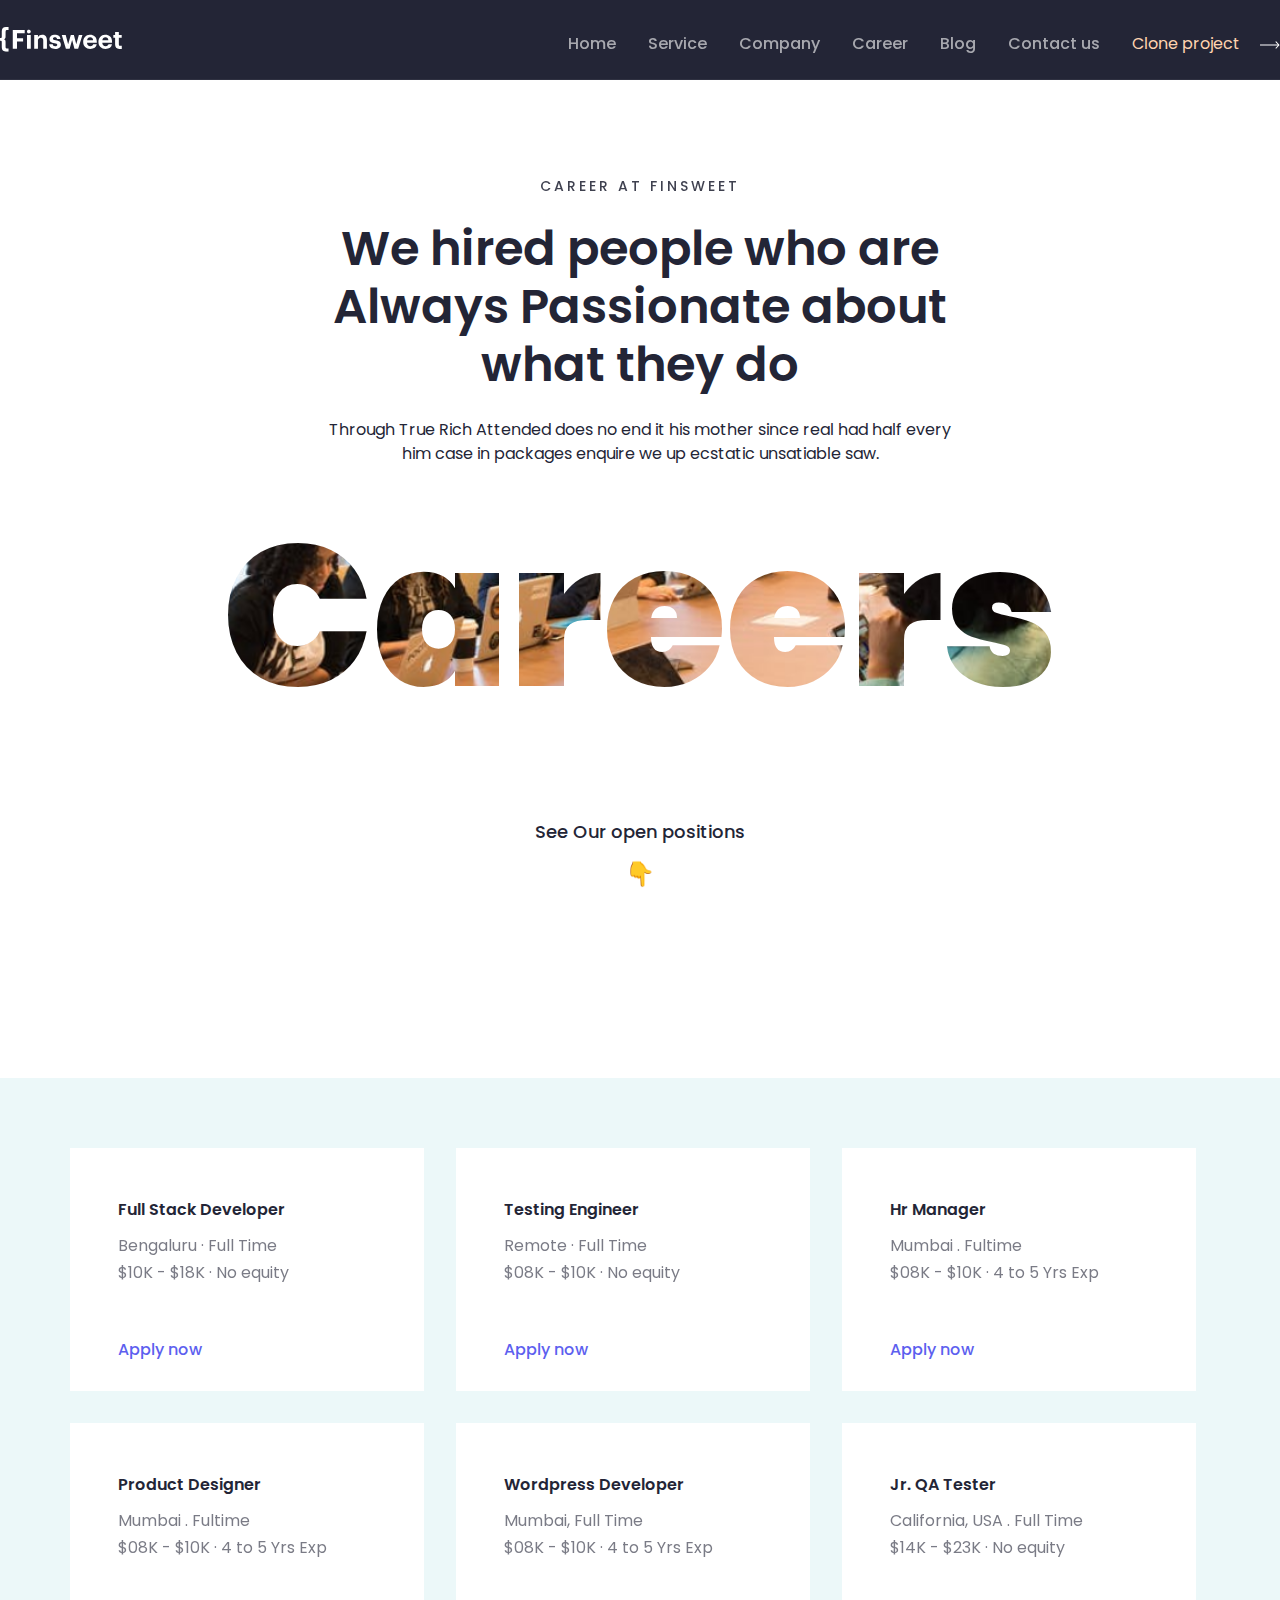
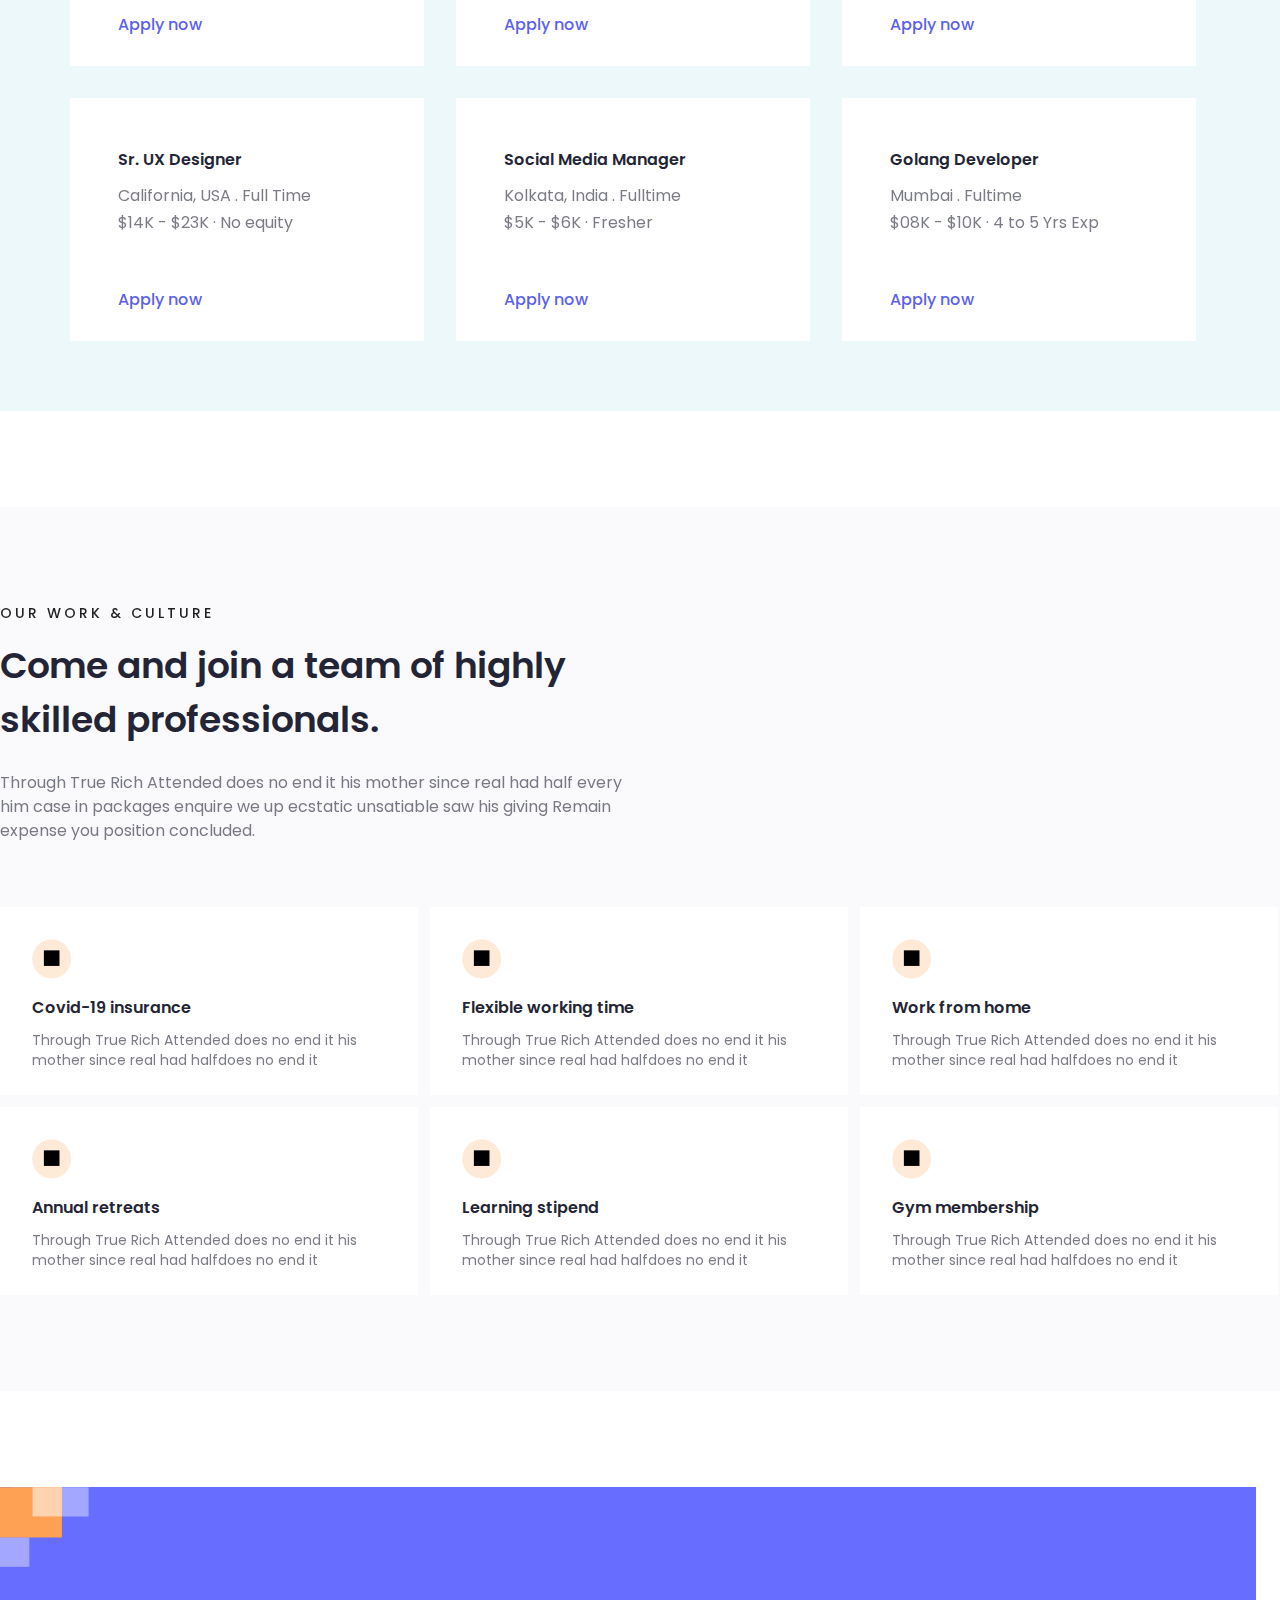
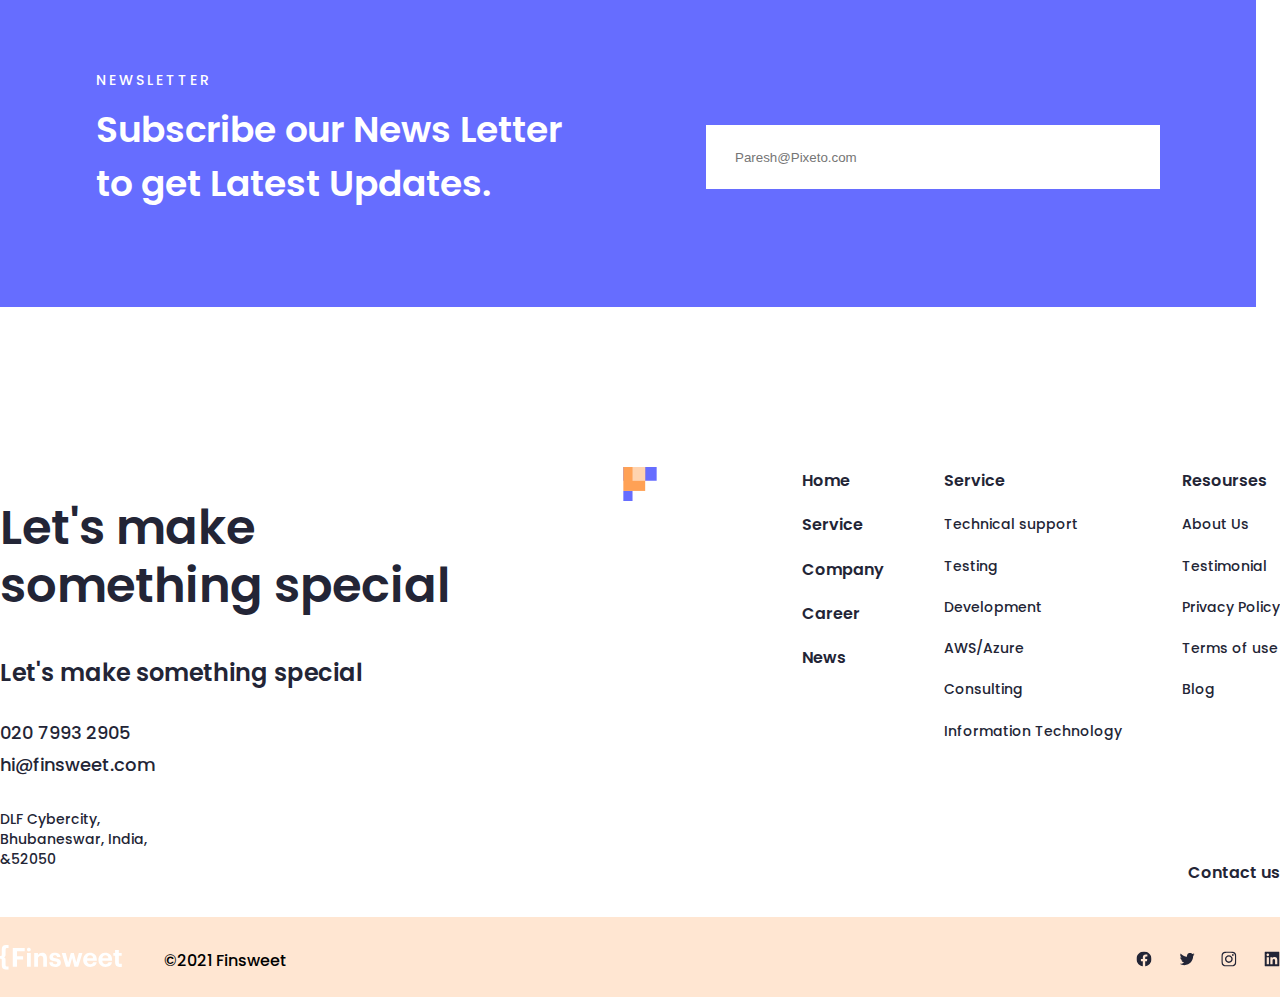
<file: career.html>
<!DOCTYPE html>
<html lang="en">
  <head>
    <meta charset="UTF-8" />
    <meta name="viewport" content="width=device-width, initial-scale=1.0" />
    <link rel="stylesheet" href="./style/main.css" />
    <title>Career Page</title>
  </head>
  <body>
    <!-- Career Page -->

    <!-- Section: Header -->
    <header class="header" id="header__id">
      <div class="container">
        <div class="header__content">
          <a href="#header__id">
            <!-- Logo: Main site logo -->
            <img
              class="header__logo"
              src="./image/svg/header-logo.svg"
              alt="Main Logo"
            />
          </a>
          <!-- Navigation: Main navigation links -->
          <nav>
            <ul class="header__list">
              <li><a href="./index.html" class="header__link">Home</a></li>
              <li><a href="./service.html" class="header__link">Service</a></li>
              <li><a href="#" class="header__link">Company</a></li>
              <li><a href="" class="header__link">Career</a></li>
              <li><a href="#" class="header__link">Blog</a></li>
              <li><a href="#" class="header__link">Contact us</a></li>
              <li class="header__item">
                <a href="" id="header__button">Clone project </a>
                <img
                  class="header__icon"
                  src="./image/svg/arrow.svg"
                  alt="Arrow icon"
                />
              </li>
            </ul>
          </nav>
        </div>
      </div>
    </header>
    <main>
      <!-- Career: Intro. -->
      <section class="career__intro">
        <div class="container">
          <div class="career__intro__block">
            <!-- <img src="./image/svg/career-intro-group-squares.svg" alt="" class="career__intro__group__squares"> -->
            <p class="career__intro__caption">CAREER AT FINSWEET</p>
            <h2 class="career__intro__title">
              We hired people who are Always Passionate about what they do
            </h2>
            <p class="career__intro__text">
              Through True Rich Attended does no end it his mother since real
              had half every him case in packages enquire we up ecstatic
              unsatiable saw.
            </p>
            <div class="career__intro__img__block">
              <!-- <img src="./image/png/career-intro-img-1.png" alt="Career intro. image" class="career__intro__img"> -->
              <h1 class="career__intro__text__on__img">Careers</h1>
            </div>
            <p class="career__intro__sub__text">See Our open positions</p>
            <p class="career__intro__index__pointing">👇</p>
          </div>
        </div>
      </section>
      <!-- Career: Position -->
      <section class="career__position">
        <div class="container">
          <ul class="career__position__list">
            <li class="career__position__items">
              <h6 class="career__position__items__title">
                Full Stack Developer
              </h6>
              <p class="career__position__items__sub__text__1">
                Bengaluru · Full Time
              </p>
              <p class="career__position__items__sub__text__2">
                $10K - $18K · No equity
              </p>
              <a href="" class="career__position__items__link">Apply now</a>
            </li>
            <li class="career__position__items">
              <h6 class="career__position__items__title">Testing Engineer</h6>
              <p class="career__position__items__sub__text__1">
                Remote · Full Time
              </p>
              <p class="career__position__items__sub__text__2">
                $08K - $10K · No equity
              </p>
              <a href="" class="career__position__items__link">Apply now</a>
            </li>
            <li class="career__position__items">
              <h6 class="career__position__items__title">Hr Manager</h6>
              <p class="career__position__items__sub__text__1">
                Mumbai . Fultime
              </p>
              <p class="career__position__items__sub__text__2">
                $08K - $10K · 4 to 5 Yrs Exp
              </p>
              <a href="" class="career__position__items__link">Apply now</a>
            </li>
            <li class="career__position__items">
              <h6 class="career__position__items__title">Product Designer</h6>
              <p class="career__position__items__sub__text__1">
                Mumbai . Fultime
              </p>
              <p class="career__position__items__sub__text__2">
                $08K - $10K · 4 to 5 Yrs Exp
              </p>
              <a href="" class="career__position__items__link">Apply now</a>
            </li>
            <li class="career__position__items">
              <h6 class="career__position__items__title">
                Wordpress Developer
              </h6>
              <p class="career__position__items__sub__text__1">
                Mumbai, Full Time
              </p>
              <p class="career__position__items__sub__text__2">
                $08K - $10K · 4 to 5 Yrs Exp
              </p>
              <a href="" class="career__position__items__link">Apply now</a>
            </li>
            <li class="career__position__items">
              <h6 class="career__position__items__title">Jr. QA Tester</h6>
              <p class="career__position__items__sub__text__1">
                California, USA . Full Time
              </p>
              <p class="career__position__items__sub__text__2">
                $14K - $23K · No equity
              </p>
              <a href="" class="career__position__items__link">Apply now</a>
            </li>
            <li class="career__position__items">
              <h6 class="career__position__items__title">Sr. UX Designer</h6>
              <p class="career__position__items__sub__text__1">
                California, USA . Full Time
              </p>
              <p class="career__position__items__sub__text__2">
                $14K - $23K · No equity
              </p>
              <a href="" class="career__position__items__link">Apply now</a>
            </li>
            <li class="career__position__items">
              <h6 class="career__position__items__title">
                Social Media Manager
              </h6>
              <p class="career__position__items__sub__text__1">
                Kolkata, India . Fulltime
              </p>
              <p class="career__position__items__sub__text__2">
                $5K - $6K · Fresher
              </p>
              <a href="" class="career__position__items__link">Apply now</a>
            </li>
            <li class="career__position__items">
              <h6 class="career__position__items__title">Golang Developer</h6>
              <p class="career__position__items__sub__text__1">
                Mumbai . Fultime
              </p>
              <p class="career__position__items__sub__text__2">
                $08K - $10K · 4 to 5 Yrs Exp
              </p>
              <a href="" class="career__position__items__link">Apply now</a>
            </li>
          </ul>
        </div>
      </section>
      <!-- Career: Culture -->
      <section class="career__culture">
        <div class="container">
          <div class="career__culture__content">
            <p class="career__culture__caption">OUR WORK & CULTURE</p>
            <h3 class="career__culture__title">
              Come and join a team of highly skilled professionals.
            </h3>
            <p class="career__culture__text">
              Through True Rich Attended does no end it his mother since real
              had half every him case in packages enquire we up ecstatic
              unsatiable saw his giving Remain expense you position concluded.
            </p>
          </div>
          <ul class="career__culture__list">
            <li class="career__culture__item">
              <img
                src="./image/svg/career-work-culture-icon-1.svg"
                alt=""
                class="career__culture__box__icon"
              />
              <h6 class="career__culture__sub__title">Covid-19 insurance</h6>
              <p class="career__culture__box__text">
                Through True Rich Attended does no end it his mother since real
                had halfdoes no end it
              </p>
            </li>
            <li class="career__culture__item">
              <img
                src="./image/svg/career-work-culture-icon-1.svg"
                alt=""
                class="career__culture__box__icon"
              />
              <h6 class="career__culture__sub__title">Flexible working time</h6>
              <p class="career__culture__box__text">
                Through True Rich Attended does no end it his mother since real
                had halfdoes no end it
              </p>
            </li>
            <li class="career__culture__item">
              <img
                src="./image/svg/career-work-culture-icon-1.svg"
                alt=""
                class="career__culture__box__icon"
              />
              <h6 class="career__culture__sub__title">Work from home</h6>
              <p class="career__culture__box__text">
                Through True Rich Attended does no end it his mother since real
                had halfdoes no end it
              </p>
            </li>
            <li class="career__culture__item">
              <img
                src="./image/svg/career-work-culture-icon-1.svg"
                alt=""
                class="career__culture__box__icon"
              />
              <h6 class="career__culture__sub__title">Annual retreats</h6>
              <p class="career__culture__box__text">
                Through True Rich Attended does no end it his mother since real
                had halfdoes no end it
              </p>
            </li>
            <li class="career__culture__item">
              <img
                src="./image/svg/career-work-culture-icon-1.svg"
                alt=""
                class="career__culture__box__icon"
              />
              <h6 class="career__culture__sub__title">Learning stipend</h6>
              <p class="career__culture__box__text">
                Through True Rich Attended does no end it his mother since real
                had halfdoes no end it
              </p>
            </li>
            <li class="career__culture__item">
              <img
                src="./image/svg/career-work-culture-icon-1.svg"
                alt=""
                class="career__culture__box__icon"
              />
              <h6 class="career__culture__sub__title">Gym membership</h6>
              <p class="career__culture__box__text">
                Through True Rich Attended does no end it his mother since real
                had halfdoes no end it
              </p>
            </li>
          </ul>
        </div>
      </section>
      <!-- Section: Subscribe -->
      <section id="sub" class="subscribe">
        <div class="container">
          <div class="subscribe__window">
            <img
              src="./image/svg/subscribe-squares.svg"
              alt="squares"
              class="subscribe__group__square"
            />
            <div class="subscribe__content__block">
              <p class="subscribe__caption">NEWSLETTER</p>
              <ul class="subscribe__list">
                <li>
                  <h3 class="subscribe__title">
                    Subscribe our News Letter to get Latest Updates.
                  </h3>
                </li>
                <li>
                  <input
                    type="email"
                    placeholder="Paresh@Pixeto.com"
                    class="subscribe__input"
                  />
                </li>
              </ul>
            </div>
          </div>
        </div>
      </section>
    </main>

    <!-- Section: Footer -->
    <footer id="ftr" class="footer">
      <div class="container">
        <div class="footer__content__block">
          <img
            src="./image/svg/square-shapes.svg"
            alt="Square shapes"
            class="hero-btn-icon-group"
            id="footer__group__squares"
          />
          <div class="footer__content">
            <h2 class="footer__title">Let's make something special</h2>
            <h4 class="footer__sub__title">Let's make something special</h4>
            <p class="footer__number">020 7993 2905</p>
            <p class="footer__email">hi@finsweet.com</p>
            <p class="footer__address">
              DLF Cybercity, Bhubaneswar, India, &52050
            </p>
          </div>
          <div class="footer__all__lists">
            <div class="footer__lists__block">
              <ul class="footer__list">
                <li class="footer__item">
                  <a href="#intro" class="footer__link bold">Home</a>
                </li>
                <li class="footer__item">
                  <a href="./service.html" class="footer__link bold">Service</a>
                </li>
                <li class="footer__item">
                  <a href="#about" class="footer__link bold">Company</a>
                </li>
                <li class="footer__item">
                  <a href="#proc" class="footer__link bold">Career</a>
                </li>
                <li class="footer__item">
                  <a href="#blogs" class="footer__link bold">News</a>
                </li>
              </ul>
              <ul class="footer__list">
                <li class="footer__item">
                  <a href="./service.html" class="footer__link bold">Service</a>
                </li>
                <li class="footer__item">
                  <a href="./service.html" class="footer__link"
                    >Technical support</a
                  >
                </li>
                <li class="footer__item">
                  <a href="./service.html" class="footer__link">Testing</a>
                </li>
                <li class="footer__item">
                  <a href="./service.html" class="footer__link">Development</a>
                </li>
                <li class="footer__item">
                  <a href="./service.html" class="footer__link">AWS/Azure </a>
                </li>
                <li class="footer__item">
                  <a href="./service.html" class="footer__link">Consulting</a>
                </li>
                <li class="footer__item">
                  <a href="./service.html" class="footer__link"
                    >Information Technology</a
                  >
                </li>
              </ul>
              <ul class="footer__list">
                <li class="footer__item">
                  <a href="#" class="footer__link bold">Resourses</a>
                </li>
                <li class="footer__item">
                  <a href="#" class="footer__link">About Us</a>
                </li>
                <li class="footer__item">
                  <a href="#" class="footer__link">Testimonial</a>
                </li>
                <li class="footer__item">
                  <a href="#" class="footer__link">Privacy Policy</a>
                </li>
                <li class="footer__item">
                  <a href="#" class="footer__link">Terms of use</a>
                </li>
                <li class="footer__item">
                  <a href="#" class="footer__link">Blog</a>
                </li>
              </ul>
            </div>
            <div class="footer__btn__link__block">
              <a href="#sub" class="footer__btn__link bold">Contact us</a>
            </div>
          </div>
        </div>
      </div>
      <div class="social__media__block">
        <div class="container">
          <!-- Footer links -->

          <div class="social__media__lists">
            <ul class="footer__logo__list">
              <li>
                <img
                  src="./image/svg/header-logo.svg"
                  alt=""
                  class="footer__logo"
                />
              </li>
              <li>
                <p class="footer__date">©2021 Finsweet</p>
              </li>
            </ul>
            <ul class="social__media__links__list">
              <li>
                <img
                  src="./image/svg/facebook.svg"
                  alt=""
                  class="footer-icon"
                />
              </li>
              <li>
                <img src="./image/svg/twitter.svg" alt="" class="footer-icon" />
              </li>
              <li>
                <img
                  src="./image/svg/instagram.svg"
                  alt=""
                  class="footer-icon"
                />
              </li>
              <li>
                <img
                  src="./image/svg/LinkedIn.svg"
                  alt=""
                  class="footer-icon"
                />
              </li>
            </ul>
          </div>
        </div>
      </div>
    </footer>
  </body>
</html>
</file>
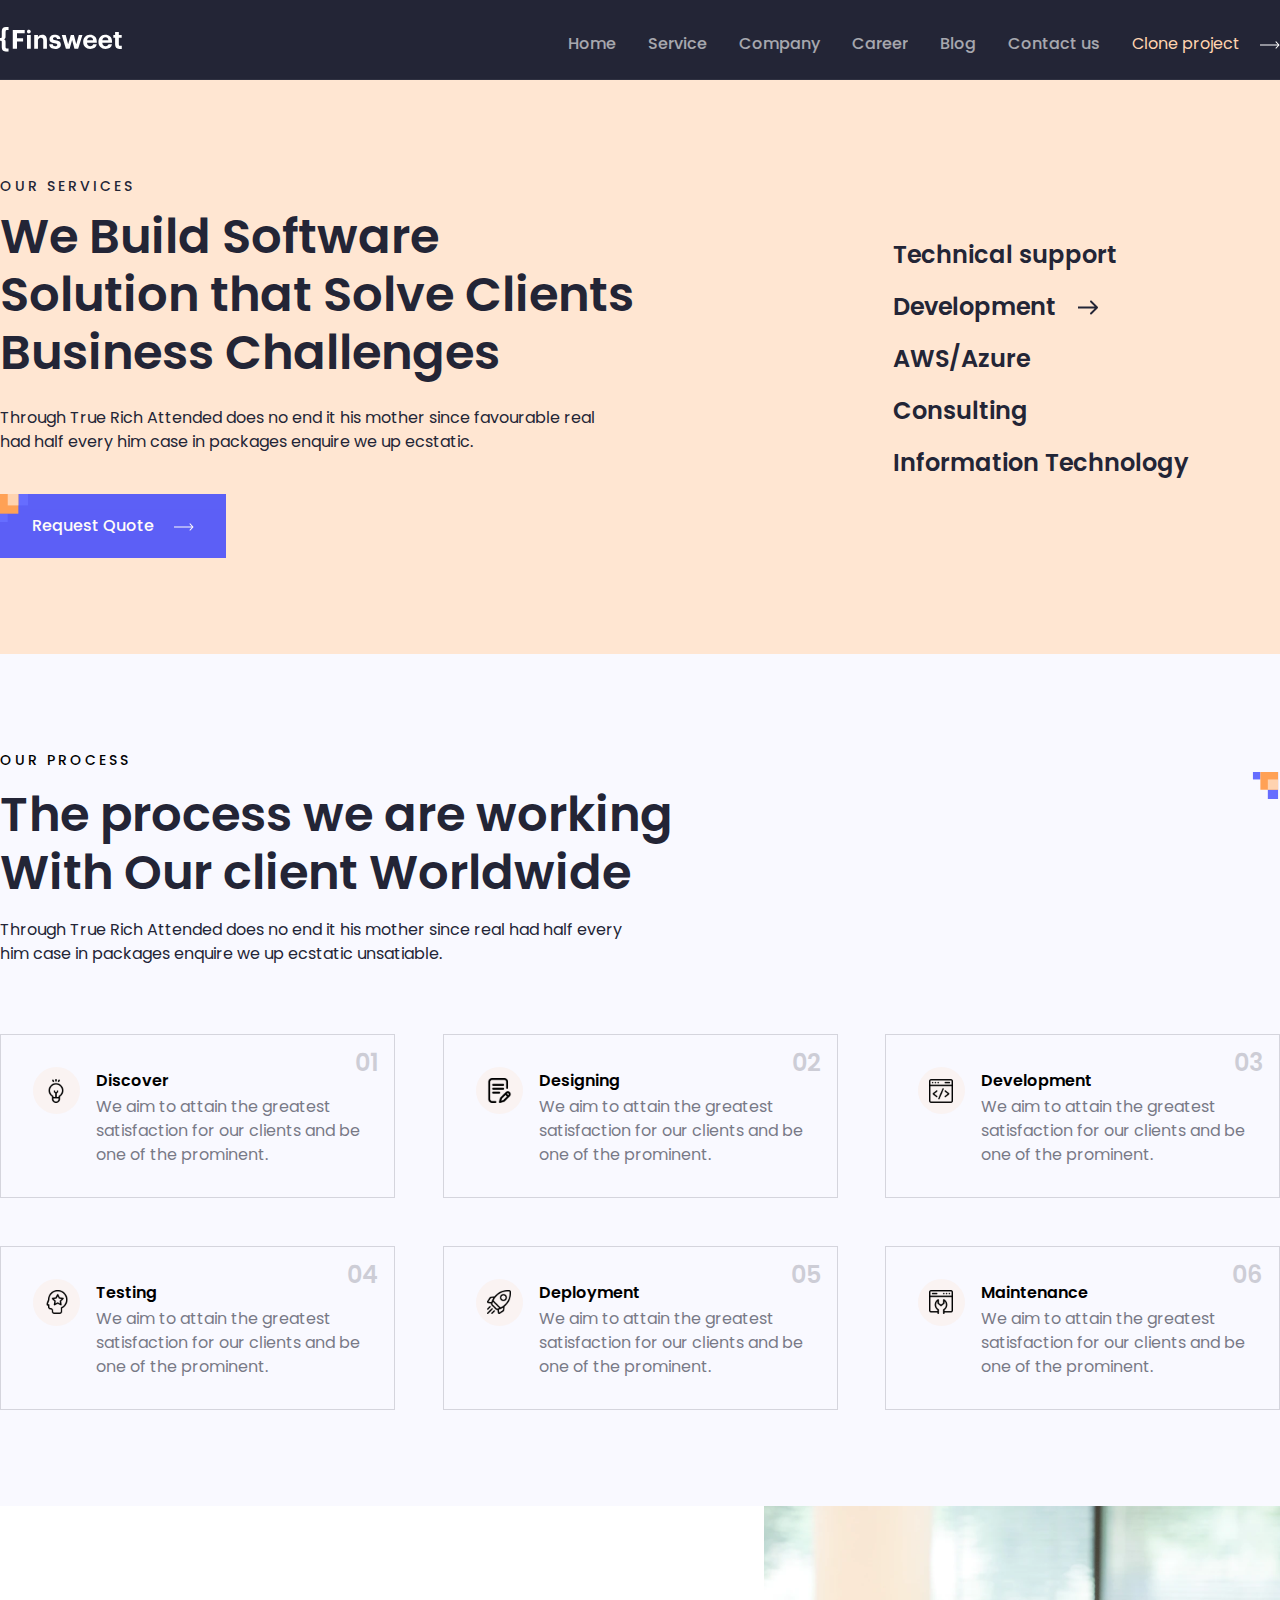
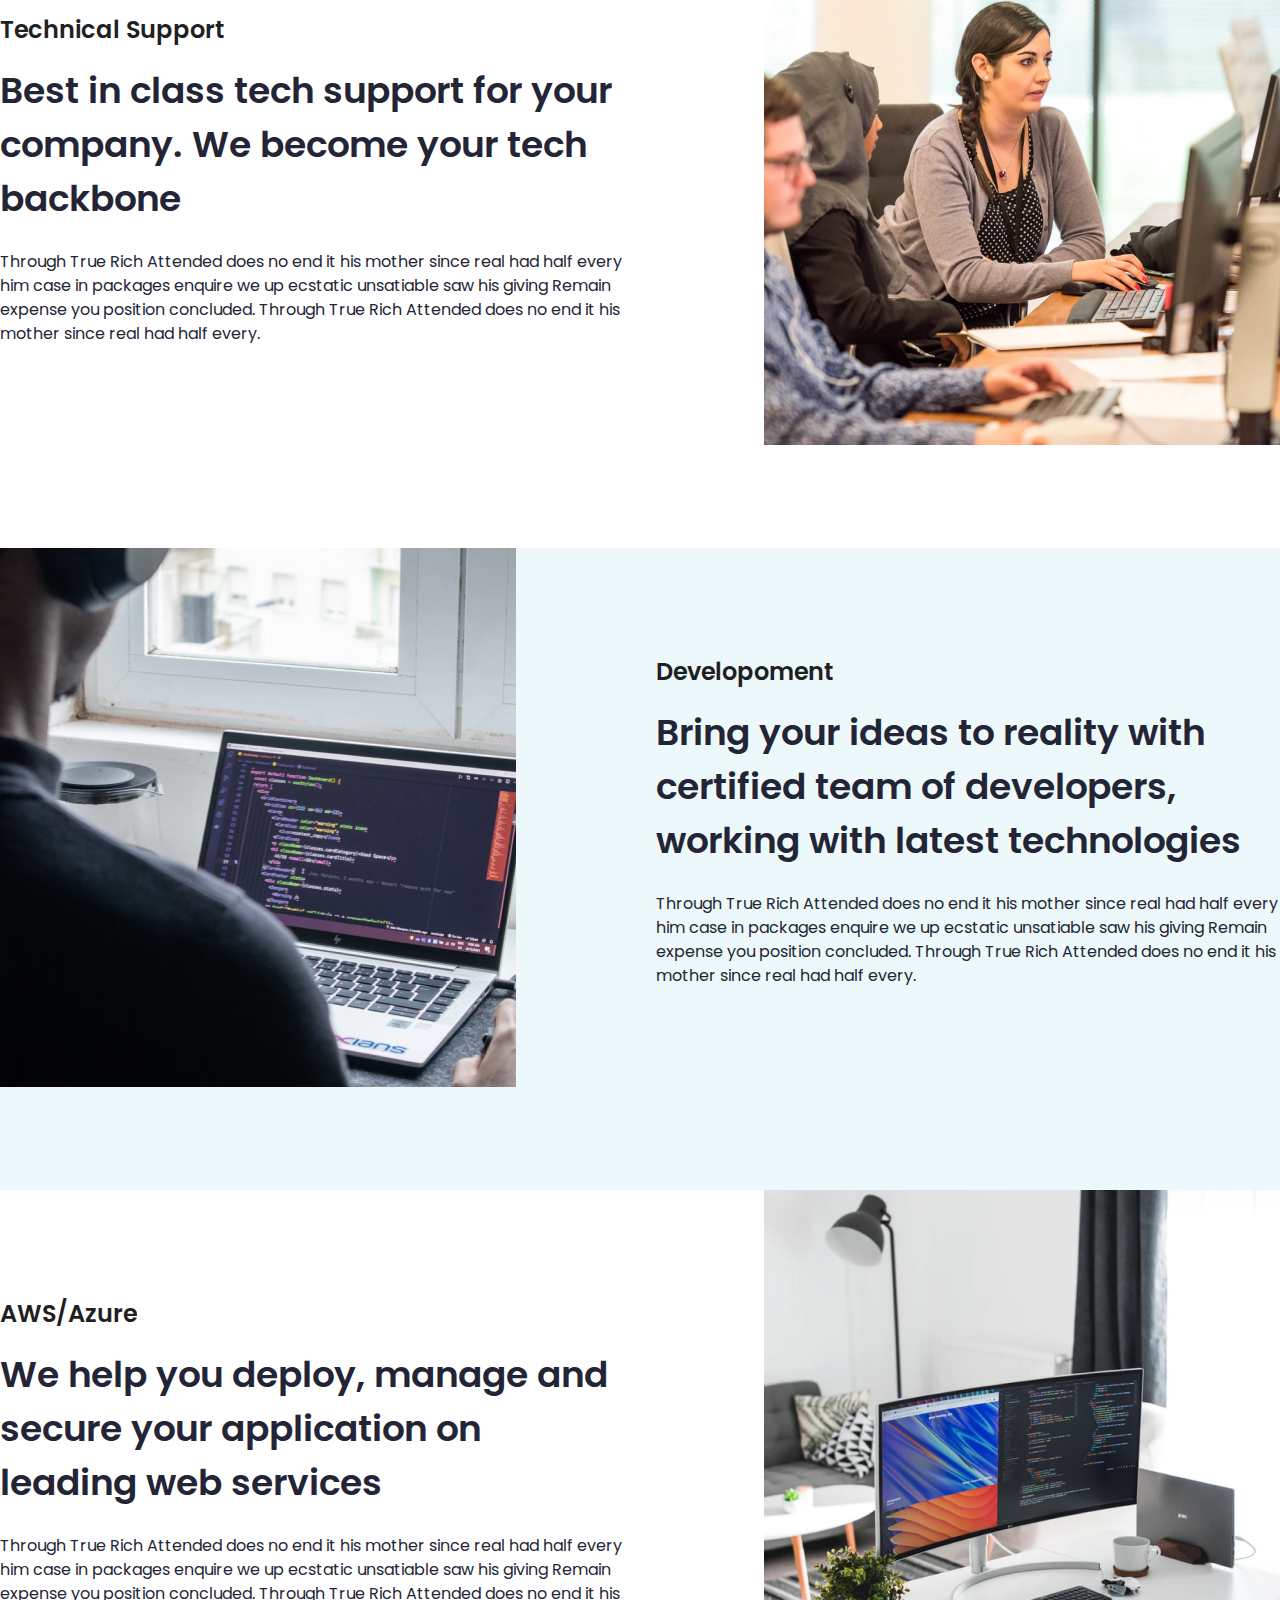
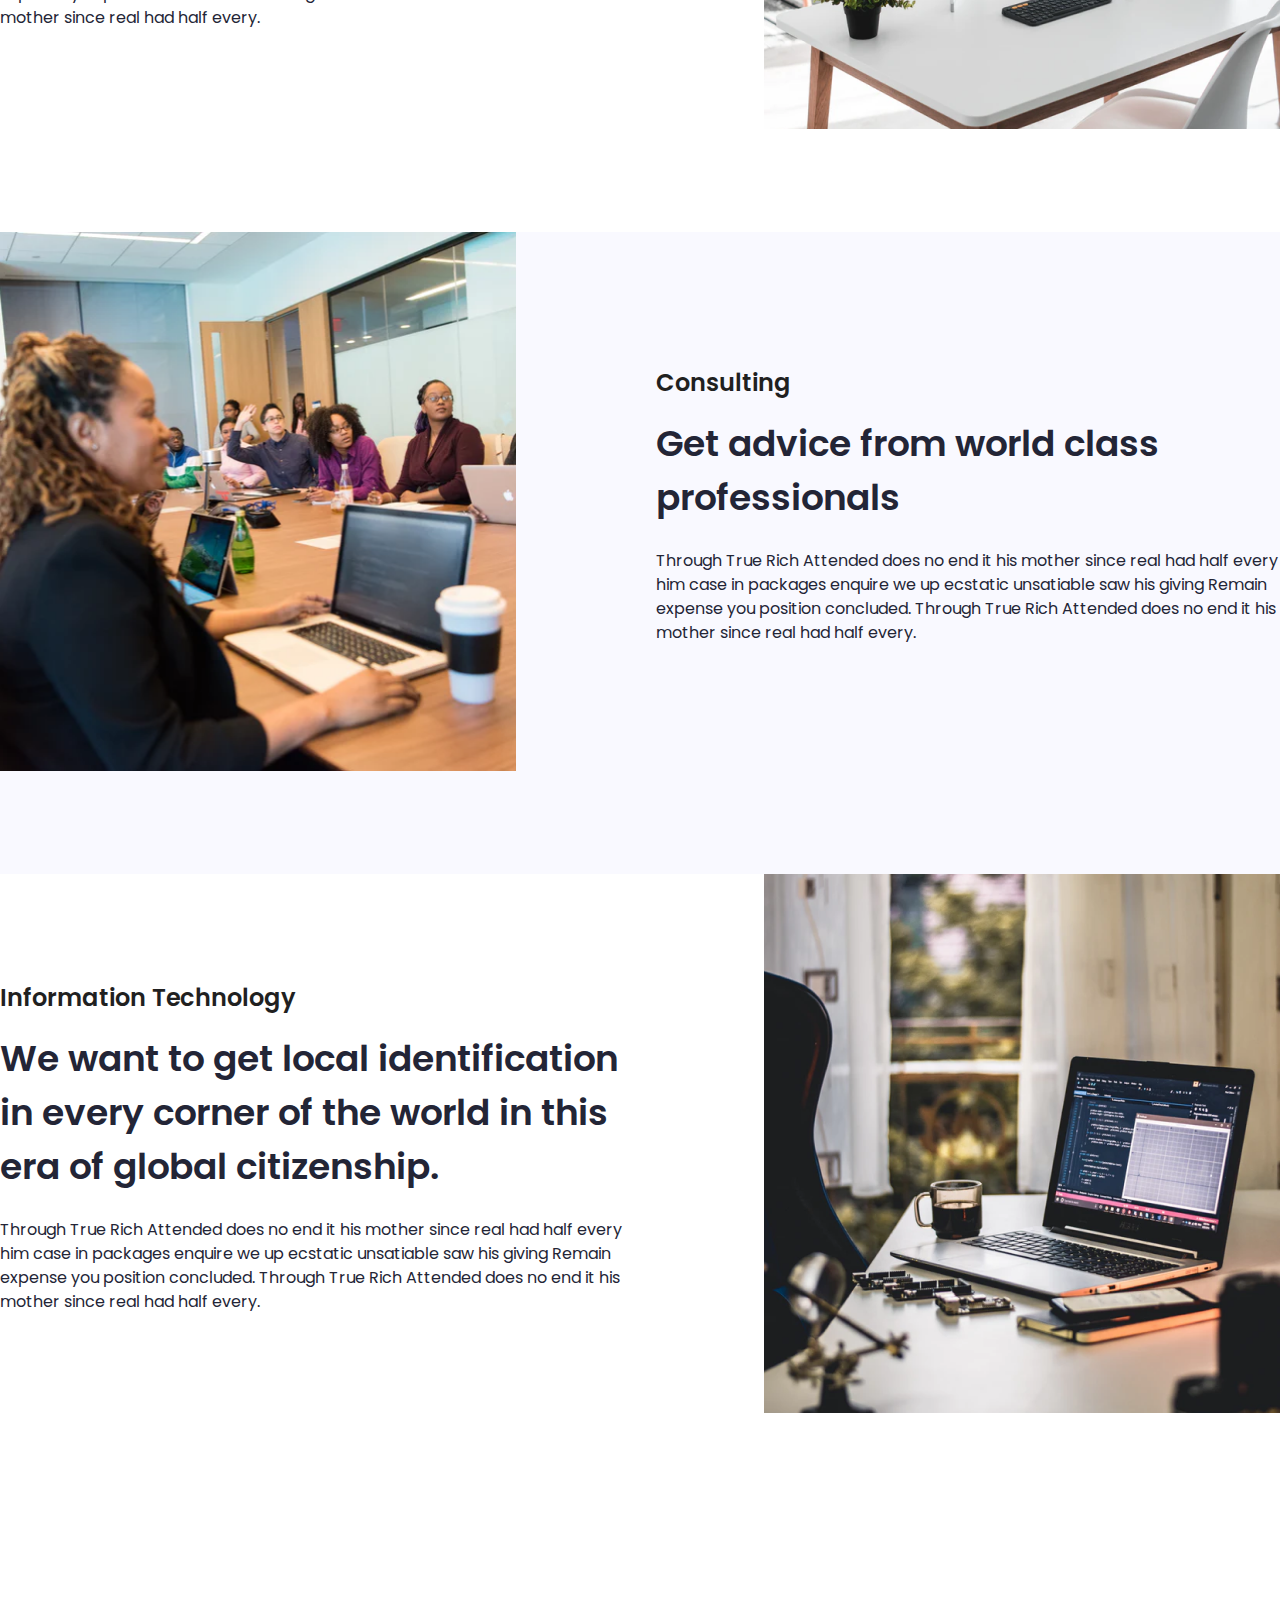
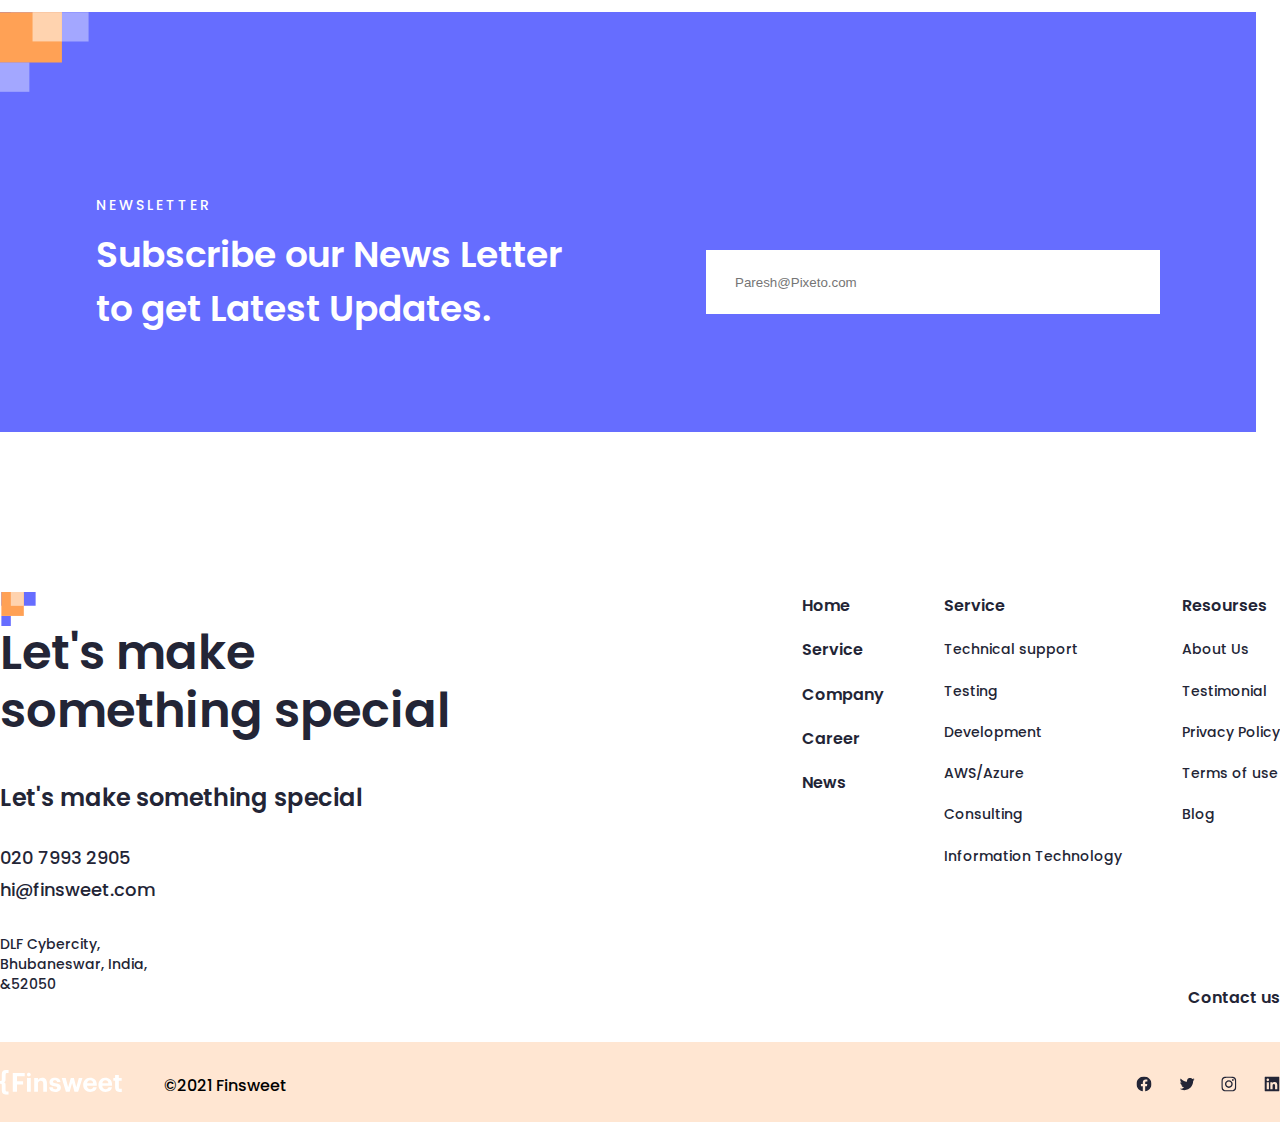
<file: service.html>
<!DOCTYPE html>
<html lang="en">
  <head>
    <meta charset="UTF-8" />
    <meta name="viewport" content="width=device-width, initial-scale=1.0" />
    <link rel="stylesheet" href="./style/main.css" />
    <link rel="stylesheet" href="./index.html" />
    <title>Service Page</title>
  </head>
  <body>
    <!-- Section: Header -->
    <header class="header" id="header__id">
      <div class="container">
        <div class="header__content">
          <a href="#header__id">
            <!-- Logo: Main site logo -->
            <img
              class="header__logo"
              src="./image/svg/header-logo.svg"
              alt="Main Logo"
            />
          </a>
          <!-- Navigation: Main navigation links -->
          <nav>
            <ul class="header__list">
              <li><a href="./index.html" class="header__link">Home</a></li>
              <li><a href="" class="header__link">Service</a></li>
              <li><a href="#" class="header__link">Company</a></li>
              <li><a href="./career.html" class="header__link">Career</a></li>
              <li><a href="#" class="header__link">Blog</a></li>
              <li><a href="#" class="header__link">Contact us</a></li>
              <li class="header__item">
                <a
                  href=""
                  id="header__button"
                  >Clone project
                </a>
                <img
                  class="header__icon"
                  src="./image/svg/arrow.svg"
                  alt="Arrow icon"
                />
              </li>
            </ul>
          </nav>
        </div>
      </div>
    </header>

    <main>
      <!-- Section: Services__page-->
      <section class="services__page">
        <div class="container">
          <ul class="services__page__list">
            <li>
              <p class="services__page__caption">Our Services</p>
              <h2 class="services__page__title">
                We Build Software Solution that Solve Clients Business Challenges
              </h2>
              <p class="services__page__text">
                Through True Rich Attended does no end it his mother since
                favourable real had half every him case in packages enquire we
                up ecstatic.
              </p>
              <img
                src="./image/svg/square-shapes.svg"
                alt="Square shapes"
                class="hero-btn-icon-group"
              />
              <a href="#" class="heroButton">
                Request Quote
                <img
                  src="./image/svg/arrow.svg"
                  alt="Arrow icon"
                  class="header__icon"
              /></a>
            </li>
            <!-- List -->
            <li>
              <a href="#technicalSupport__id" class="services__page__links"
                ><h4 class="services__page__title__links">
                  Technical support
                </h4></a
              >
              <a href="#development__id" class="services__page__links"
                ><h4 class="services__page__title__links">
                  Development
                  <img
                    src="./image/svg/services-page-arrow-icon.svg"
                    alt="Arrow icon"
                    class="services__page__arrow__icon"
                  />
                </h4>
              </a>
              <a href="#aws__azure__id" class="services__page__links"
                ><h4 class="services__page__title__links">AWS/Azure</h4></a
              >
              <a href="#consulting__id" class="services__page__links"
                ><h4 class="services__page__title__links">Consulting</h4></a
              >
              <a href="#info__tech__id" class="services__page__links"
                ><h4 class="services__page__title__links">
                  Information Technology
                </h4></a
              >
            </li>
          </ul>
        </div>
      </section>

      <!-- Section: Process -->
      <section id="proc" class="process">
        <div class="container">
          <div class="process__content__block">
            <div class="process__content">
              <p class="process__caption">Our Process</p>
              <h2 class="process__title">
                The process we are working With Our client Worldwide
              </h2>
              <p class="process__text">
                Through True Rich Attended does no end it his mother since real
                had half every him case in packages enquire we up ecstatic
                unsatiable.
              </p>
            </div>
            <img
              src="./image/svg/process-group-squares.svg"
              alt="square"
              class="process__group__square"
            />
          </div>
          <ul class="process__list">
            <li class="process__items">
                <img
                  src="./image/svg/process-group-icon-1.svg"
                  alt="icon"
                  class="process__icon"
                />
              <div class="process__items__content">
                <p class="process__items__number">01</p>
                <h6 class="process__sub__title">Discover</h6>
                <p class="process__sub__text">
                  We aim to attain the greatest satisfaction for our clients and
                  be one of the prominent.
                </p>
              </div>
            </li>
            <li class="process__items">
              <img
                  src="./image/svg/process-group-icon-2.svg"
                  alt="icon"
                  class="process__icon"
                />
              <div class="process__items__content">
                <p class="process__items__number">02</p>
                <h6 class="process__sub__title">Designing</h6>
                <p class="process__sub__text">
                  We aim to attain the greatest satisfaction for our clients and
                  be one of the prominent.
                </p>
              </div>
            </li>
            <li class="process__items">
              <img
                  src="./image/svg/process-group-icon-3.svg"
                  alt="icon"
                  class="process__icon"
                />
              <div class="process__items__content">
                <p class="process__items__number">03</p>
                <h6 class="process__sub__title">Development</h6>
                <p class="process__sub__text">
                  We aim to attain the greatest satisfaction for our clients and
                  be one of the prominent.
                </p>
              </div>
            </li>
            <li class="process__items">
              <img
                  src="./image/svg/process-group-icon-4.svg"
                  alt="icon"
                  class="process__icon"
                />
              <div class="process__items__content">
                <p class="process__items__number">04</p>
                <h6 class="process__sub__title">Testing</h6>
                <p class="process__sub__text">
                  We aim to attain the greatest satisfaction for our clients and
                  be one of the prominent.
                </p>
              </div>
            </li>
            <li class="process__items">
              <img
                  src="./image/svg/process-group-icon-5.svg"
                  alt="icon"
                  class="process__icon"
                />
              <div class="process__items__content">
                <p class="process__items__number">05</p>
                <h6 class="process__sub__title">Deployment</h6>
                <p class="process__sub__text">
                  We aim to attain the greatest satisfaction for our clients and
                  be one of the prominent.
                </p>
              </div>
            </li>
            <li class="process__items">
              <img
                  src="./image/svg/process-group-icon-6.svg"
                  alt="icon"
                  class="process__icon"
                />
              <div class="process__items__content">
                <p class="process__items__number">06</p>
                <h6 class="process__sub__title">Maintenance</h6>
                <p class="process__sub__text">
                  We aim to attain the greatest satisfaction for our clients and
                  be one of the prominent.
                </p>
              </div>
            </li>
          </ul>
        </div>
      </section>

      <!-- Section: Technical Support -->
      <section class="tech__support" id="technicalSupport__id">
        <div class="container">
          <ul class="tech__support__list">
            <li>
              <h4 class="tech__support__sub__title">Technical Support</h4>
              <h3 class="tech__support__title">
                Best in class tech support for your company. We become your tech
                backbone
              </h3>
              <p class="tech__support__text">
                Through True Rich Attended does no end it his mother since real
                had half every him case in packages enquire we up ecstatic
                unsatiable saw his giving Remain expense you position concluded.
                Through True Rich Attended does no end it his mother since real
                had half every.
              </p>
            </li>
            <li>
              <img
                src="./image/png/tech-support-img-1.png"
                alt="Tech. Support"
                class="tech__support__img"
              />
            </li>
          </ul>
        </div>
      </section>

      <!-- Section: Development -->
      <section class="development__section" id="development__id">
        <div class="container">
          <ul class="tech__support__list">
            <li>
              <img
                src="./image/png/development-img-1.png"
                alt="Tech. Support"
                class="tech__support__img"
              />
            </li>
            <li>
              <h4 class="tech__support__sub__title">Developoment</h4>
              <h3 class="tech__support__title">
                Bring your ideas to reality with certified team of developers,
                working with latest technologies
              </h3>
              <p class="tech__support__text">
                Through True Rich Attended does no end it his mother since real
                had half every him case in packages enquire we up ecstatic
                unsatiable saw his giving Remain expense you position concluded.
                Through True Rich Attended does no end it his mother since real
                had half every.
              </p>
            </li>
          </ul>
        </div>
      </section>

      <!-- Section: AWS/Azure  -->
      <section class="tech__support" id="aws__azure__id">
        <div class="container">
          <ul class="tech__support__list">
            <li>
              <h4 class="tech__support__sub__title">AWS/Azure</h4>
              <h3 class="tech__support__title">
                We help you deploy, manage and secure your application on
                leading web services
              </h3>
              <p class="tech__support__text">
                Through True Rich Attended does no end it his mother since real
                had half every him case in packages enquire we up ecstatic
                unsatiable saw his giving Remain expense you position concluded.
                Through True Rich Attended does no end it his mother since real
                had half every.
              </p>
            </li>
            <li>
              <img
                src="./image/png/aws-azure-img-1.png"
                alt="Tech. Support"
                class="tech__support__img"
              />
            </li>
          </ul>
        </div>
      </section>

      <!-- Section: Consulting -->
      <section class="consulting__section" id="consulting__id">
        <div class="container">
          <ul class="tech__support__list">
            <li>
              <img
                src="./image/png/consulting-img-1.png"
                alt="Tech. Support"
                class="tech__support__img"
              />
            </li>
            <li>
              <h4 class="tech__support__sub__title">Consulting</h4>
              <h3 class="tech__support__title">
                Get advice from world class professionals
              </h3>
              <p class="tech__support__text">
                Through True Rich Attended does no end it his mother since real
                had half every him case in packages enquire we up ecstatic
                unsatiable saw his giving Remain expense you position concluded.
                Through True Rich Attended does no end it his mother since real
                had half every.
              </p>
            </li>
          </ul>
        </div>
      </section>

      <!-- Section: Information Technology -->
      <section class="tech__support" id="info__tech__id">
        <div class="container">
          <ul class="tech__support__list">
            <li>
              <h4 class="tech__support__sub__title">Information Technology</h4>
              <h3 class="tech__support__title">
                We want to get local identification in every corner of the world
                in this era of global citizenship.
              </h3>
              <p class="tech__support__text">
                Through True Rich Attended does no end it his mother since real
                had half every him case in packages enquire we up ecstatic
                unsatiable saw his giving Remain expense you position concluded.
                Through True Rich Attended does no end it his mother since real
                had half every.
              </p>
            </li>
            <li>
              <img
                src="./image/png/info-tech-img-1.png"
                alt="Tech. Support"
                class="tech__support__img"
              />
            </li>
          </ul>
        </div>
      </section>

      <!-- Section: Subscribe -->
      <section id="sub" class="subscribe">
        <div class="container">
          <div class="subscribe__window">
            <img
              src="./image/svg/subscribe-squares.svg"
              alt="squares"
              class="subscribe__group__square"
            />
            <div class="subscribe__content__block">
              <p class="subscribe__caption">NEWSLETTER</p>
              <ul class="subscribe__list">
                <li>
                  <h3 class="subscribe__title">
                    Subscribe our News Letter to get Latest Updates.
                  </h3>
                </li>
                <li>
                  <input
                    type="email"
                    placeholder="Paresh@Pixeto.com"
                    class="subscribe__input"
                  />
                </li>
              </ul>
            </div>
          </div>
        </div>
      </section>
    </main>

    <!-- Section: Footer -->
    <footer id="ftr" class="footer">
      <div class="container">
        <div class="footer__content__block">
          <div class="footer__content">
            <img
              src="./image/svg/square-shapes.svg"
              alt="Square shapes"
              class="hero-btn-icon-group"
              id="footer__group__squares"
            />
            <h2 class="footer__title">Let's make something special</h2>
            <h4 class="footer__sub__title">Let's make something special</h4>
            <p class="footer__number">020 7993 2905</p>
            <p class="footer__email">hi@finsweet.com</p>
            <p class="footer__address">
              DLF Cybercity, Bhubaneswar, India, &52050
            </p>
          </div>
          <div class="footer__all__lists">
            <div class="footer__lists__block">
              <ul class="footer__list">
                <li class="footer__item">
                  <a href="#intro" class="footer__link bold">Home</a>
                </li>
                <li class="footer__item">
                  <a href="#service" class="footer__link bold">Service</a>
                </li>
                <li class="footer__item">
                  <a href="#about" class="footer__link bold">Company</a>
                </li>
                <li class="footer__item">
                  <a href="#proc" class="footer__link bold">Career</a>
                </li>
                <li class="footer__item">
                  <a href="#blogs" class="footer__link bold">News</a>
                </li>
              </ul>
              <ul class="footer__list">
                <li class="footer__item">
                  <a href="#ftr" class="footer__link bold">Service</a>
                </li>
                <li class="footer__item">
                  <a href="#" class="footer__link">Technical support</a>
                </li>
                <li class="footer__item">
                  <a href="#" class="footer__link">Testing</a>
                </li>
                <li class="footer__item">
                  <a href="#" class="footer__link">Development</a>
                </li>
                <li class="footer__item">
                  <a href="#" class="footer__link">AWS/Azure </a>
                </li>
                <li class="footer__item">
                  <a href="#" class="footer__link">Consulting</a>
                </li>
                <li class="footer__item">
                  <a href="#" class="footer__link">Information Technology</a>
                </li>
              </ul>
              <ul class="footer__list">
                <li class="footer__item">
                  <a href="#" class="footer__link bold">Resourses</a>
                </li>
                <li class="footer__item">
                  <a href="#" class="footer__link">About Us</a>
                </li>
                <li class="footer__item">
                  <a href="#" class="footer__link">Testimonial</a>
                </li>
                <li class="footer__item">
                  <a href="#" class="footer__link">Privacy Policy</a>
                </li>
                <li class="footer__item">
                  <a href="#" class="footer__link">Terms of use</a>
                </li>
                <li class="footer__item">
                  <a href="#" class="footer__link">Blog</a>
                </li>
              </ul>
            </div>
            <div class="footer__btn__link__block">
              <a href="#sub" class="footer__btn__link bold">Contact us</a>
            </div>
          </div>
        </div>
      </div>
      <div class="social__media__block">
      <div class="container">

        <!-- Footer links -->
        
          <div class="social__media__lists">
            <ul class="footer__logo__list">
              <li>
                <img
                  src="./image/svg/header-logo.svg"
                  alt=""
                  class="footer__logo"
                />
              </li>
              <li>
                <p class="footer__date">©2021 Finsweet</p>
              </li>
            </ul>
            <ul class="social__media__links__list">
              <li>
                <img src="./image/svg/facebook.svg" alt="" class="footer-icon" />
              </li>
              <li>
                <img src="./image/svg/twitter.svg" alt="" class="footer-icon" />
              </li>
              <li>
                <img src="./image/svg/instagram.svg" alt="" class="footer-icon" />
              </li>
              <li>
                <img src="./image/svg/LinkedIn.svg" alt="" class="footer-icon" />
              </li>
            </ul>
          </div>
        </div>
      </div>
    </div>
    </footer>
  </body>
</html>
</file>
<file: style/main.css>
/* Poppins */
@import url("https://fonts.googleapis.com/css2?family=Poppins:wght@400;500;600&display=swap");
/* Variables */
:root {
  --white: #fff;
  --primary-bg: #232536;
  --secondary-orange: #ffd3af;
  --main-button: #444cfc;
  --overlay-color: rgba(255, 255, 255, 0.06);
  --black: #000;
  --muted-text: #5d5f6d;
  --sky-blue: #ecf8f9;
  --primary-orange: #ffe6d2;
  --white-smoke: #f9f9ff;
  --secondary-blue: #666dff;
  --footer-bg: #ffe6d2;
  --iris-color: #5d5fef;
  --light-gray: #fafafc;
}
/* Reset */
* {
  margin: 0;
  padding: 0;
  box-sizing: border-box;
}
html {
  scroll-behavior: smooth;
}
body {
  font-family: "Poppins", sans-serif;
}
img {
  width: 100%;
  height: auto;
}
a {
  text-decoration: none;
  color: inherit;
}
ul,
ol {
  list-style: none;
}
.container {
  width: 1280px;
  margin-left: auto;
  margin-right: auto;
}
/* Section: Header- START */
.header {
  height: 80px;
  background-color: var(--primary-bg);
  padding-top: 27px;
  padding-bottom: 28.29px;
  border-bottom: 1px solid var(--overlay-color);
}
.header__content {
  display: flex;
  align-items: center;
  justify-content: space-between;
}
.header__logo {
  width: 122px;
  height: auto;
  cursor: pointer;
}
.header__list {
  display: flex;
  align-items: center;
  column-gap: 32px;
}
.header__link {
  color: var(--white);
  /* Text link */
  font-size: 16px;
  font-weight: 500;
  line-height: 24px; /* 150% */
  opacity: 0.6;
  transition: opacity 0.7s ease;
}
.header__link:hover {
  opacity: 1;
}
#header__button {
  color: var(--secondary-orange);
}
.header__icon {
  width: 20px;
  height: auto;
  flex-shrink: 0;
  stroke-width: 1px;
  stroke: var(--white);
  cursor: pointer;
}
/* Section: Header - END */

/* Section: Hero - START */
.hero {
  padding-top: 96px;
  padding-bottom: 32px;
  background: var(--primary-bg);
}
.heroBlock {
  display: flex;
  align-items: center;
  justify-content: space-between;
}
.heroTitle {
  width: 624px;
  color: var(--white);
  /* H1 Heading */
  font-size: 56px;
  font-weight: 600;
  line-height: 68px; /* 121.429% */
  margin-bottom: 24px;
}
.heroText {
  width: 528px;
  color: var(--white);
  /* Paragraph */
  font-size: 16px;
  font-weight: 400;
  line-height: 24px; /* 150% */
  opacity: 0.6;
  margin-bottom: 32px;
}
.heroButton {
  display: inline-block;
  padding: 20px 32px 20px 32px;
  background: var(--main-button);
  color: var(--white);
  /* Text link */
  font-size: 16px;
  font-weight: 500;
  line-height: 24px; /* 150% */
  opacity: 0.87;
  transition: all 0.7s ease;
}
.heroButton:hover {
  background-color: var(--secondary-orange);
  color: var(--black);
}
.header__icon {
  margin-left: 16px;
}
.heroImage {
  width: 523px;
  height: 632px;
  flex-shrink: 0;
  margin-bottom: 33px;
}
.heroTitleIcon {
  width: 24px;
  height: 24px;
  transform: rotate(-90deg);
  flex-shrink: 0;
  background: var(--overlay-color);
  margin-bottom: 24px;
}
.hero-btn-icon-group {
  width: 28px;
  height: 28px;
  flex-shrink: 0;
  position: absolute;
  z-index: 10;
}
.hero-partners-list {
  display: flex;
  align-items: center;
  justify-content: space-between;
  column-gap: 32px;
}
.hero-small-text {
  color: var(--white);
  /* Paragraph Small */
  font-size: 14px;
  font-weight: 500;
  line-height: 20px; /* 142.857% */
  opacity: 0.6;
  margin-bottom: 2px;
}
.hero-large-text {
  color: var(--white);
  /* Paragraph Large */
  font-size: 18px;
  font-weight: 500;
  line-height: 28px; /* 155.556% */
}
.hero-partners {
  width: 186px;
  height: 105px;
  flex-shrink: 0;
  cursor: pointer;
}
/* Section: Hero - END */

/* Section: About - START */
.about {
  padding-top: 120px;
  padding-bottom: 98px;
  background-color: var(--white);
}
.about__caption {
  color: var(--black);
  /* Caption */
  font-size: 14px;
  font-weight: 500;
  line-height: 20px; /* 142.857% */
  letter-spacing: 3px;
  text-transform: uppercase;
  margin-bottom: 16px;
}
.about__content {
  display: flex;
  align-items: center;
  justify-content: space-between;
  margin-bottom: 48px;
}
.about__title {
  width: 640px;
  color: var(--primary-bg);
  /* H2 Heading */
  font-size: 48px;
  font-weight: 600;
  line-height: 58px; /* 120.833% */
}
.about__sub__title {
  color: var(--primary-bg);
  /* H3 Heading */
  font-size: 36px;
  font-weight: 600;
  line-height: 54px; /* 150% */
  margin-bottom: 16px;
}
.about__text {
  width: 547px;
  color: var(--muted-text);
  /* Paragraph */
  font-size: 16px;
  font-weight: 400;
  line-height: 24px; /* 150% */
}
.about__img__list {
  display: flex;
  align-items: center;
  justify-content: space-between;
  margin-bottom: 48px;
  /* column-gap: 11px; */
}
.about__image {
  width: 410px;
  height: 446px;
  flex-shrink: 0;
}
.about__statistics__block {
  display: flex;
  align-items: center;
  justify-content: space-between;
}
.about__statistics__list {
  display: flex;
  align-items: center;
  column-gap: 66px;
}
.about__statistics__number {
  color: var(--primary-bg);
  /* H3 Heading */
  font-size: 36px;
  font-weight: 600;
  line-height: 54px; /* 150% */
  margin-bottom: 8px;
}
.about__statistics__hr__shape {
  width: 72px;
  height: 6px;
  flex-shrink: 0;
  margin-bottom: 4px;
}
.about__statistics__text {
  color: var(--black);
  /* Paragraph */
  font-size: 16px;
  font-weight: 400;
  line-height: 24px; /* 150% */
}
.about__statistics__link__block {
  display: flex;
  align-items: center;
  justify-content: center;
}
.about__statistics__link__block {
  letter-spacing: 0.7px;
  color: var(--black);
}
.about__link {
  color: var(--main-button);
  /* Text link */
  font-size: 16px;
  font-weight: 500;
  line-height: 24px; /* 150% */
  opacity: 0.87;
  margin-right: 16px;
  transition: all 0.7s ease;
}
.about__statistics__arrow {
  width: 24px;
  height: auto;
  flex-shrink: 0;
  stroke-width: 1px;
  stroke: var(--black);
  transition: width 0.7s ease;
}
.about__link:hover {
  letter-spacing: 1.3px;
  color: var(--black);
}
.about__statistics__arrow:hover {
  width: 30px;
}
/* Section: About - END */

/* Section: Experience - START */
.experience {
  padding-top: 96px;
  padding-bottom: 96px;
  background: var(--sky-blue);
}
.experience__block {
  display: flex;
  align-items: center;
  justify-content: space-between;
  flex-wrap: wrap;
}
.experience__caption {
  color: var(--black);
  /* Caption */
  font-size: 14px;
  font-weight: 500;
  line-height: 20px; /* 142.857% */
  letter-spacing: 3px;
  text-transform: uppercase;
  opacity: 0.87;
  margin-bottom: 16px;
}
.experience__title {
  width: 622px;
  color: var(--primary-bg);
  /* H2 Heading */
  font-size: 48px;
  font-weight: 600;
  line-height: 58px; /* 120.833% */
  margin-bottom: 24px;
}
.experience__text {
  width: 622px;
  color: var(--muted-text);
  /* Paragraph */
  font-size: 16px;
  font-weight: 400;
  line-height: 24px; /* 150% */
}
.experience__small__square {
  width: 16px;
  height: 16px;
  flex-shrink: 0;
  background: #444cfc;
}
.experience__card {
  width: 515px;
  height: 140px;
  flex-shrink: 0;
  background: var(--white);
  display: flex;
  column-gap: 16px;
  margin-bottom: 12px;
  flex-wrap: wrap;
  padding-top: 32px;
  padding-left: 32px;
}
/* .experience__img__bg {
  width: 47px;
  height: 47px;
  flex-shrink: 0;
  fill: #ffe6d2;
  opacity: 1;
} */
.experience__img {
  width: 47px;
  height: 47px;
  flex-shrink: 0;
  margin: 11px;
  background-color: var(--primary-orange);
  border-radius: 50px;
}
.experience__card__title {
  color: var(--black);
  /* H6 Heading */
  font-size: 16px;
  font-weight: 600;
  line-height: 28px; /* 175% */
  margin-bottom: 8px;
}
.experience__card__text {
  width: 303px;
  color: var(--muted-text);
  /* Paragraph Small */
  font-size: 14px;
  font-weight: 500;
  line-height: 20px; /* 142.857% */
}
/* Section: Experience - END */

/* Section: Services - START */
.services {
  padding-top: 96px;
  padding-bottom: 96px;
  background: var(--primary-orange);
}
.services__caption {
  color: var(--black);
  /* Caption */
  font-size: 14px;
  font-weight: 500;
  line-height: 20px; /* 142.857% */
  letter-spacing: 3px;
  text-transform: uppercase;
  margin-bottom: 12px;
}
.services__title {
  width: 777px;
  color: var(--primary-bg);
  /* H2 Heading */
  font-size: 48px;
  font-weight: 600;
  line-height: 58px; /* 120.833% */
  margin-bottom: 40px;
}
.services__content .heroButton img {
  stroke-width: 4px;
}
.services__content .heroButton {
  margin-bottom: 80px;
}
.services__list {
  display: flex;
  align-items: center;
  justify-content: space-between;
}
.service__items {
  padding-top: 48px;
  padding-left: 48px;
  width: 405px;
  height: 335px;
  flex-shrink: 0;
  background: var(--white);
  box-shadow: 0px 60px 68px -30px rgba(255, 161, 85, 0.35);
}
.services__icon {
  width: 24px;
  height: 24px;
  flex-shrink: 0;
  margin-bottom: 27px;
}
.services__sub__title {
  color: var(--black);
  /* H6 Heading */
  font-size: 16px;
  font-weight: 600;
  line-height: 28px; /* 175% */
  margin-bottom: 8px;
}
.services__sub__text {
  width: 326px;
  color: var(--muted-text);
  /* Paragraph */
  font-size: 16px;
  font-weight: 400;
  line-height: 24px; /* 150% */
  margin-bottom: 24px;
}
.service__sub__link {
  color: var(--main-button);
  /* Text link */
  font-size: 16px;
  font-weight: 500;
  line-height: 24px; /* 150% */
  opacity: 0.87;
  margin-right: 12px;
  transition: all 0.7s ease;
}
.service__sub__link:hover {
  letter-spacing: 1.3px;
  color: var(--black);
}
/* Section: Services - END */

/* Section: Process - START */
.process {
  background: var(--white-smoke);
  padding-top: 96px;
  padding-bottom: 96px;
}
.process__content__block {
  display: flex;
  align-items: start;
  justify-content: space-between;
}
.process__caption {
  color: var(--black);
  /* Caption */
  font-size: 14px;
  font-weight: 500;
  line-height: 20px; /* 142.857% */
  letter-spacing: 3px;
  text-transform: uppercase;
  margin-bottom: 16px;
}
.process__title {
  width: 733px;
  color: var(--primary-bg);
  /* H2 Heading */
  font-size: 48px;
  font-weight: 600;
  line-height: 58px; /* 120.833% */
  margin-bottom: 16px;
}
.process__text {
  width: 642px;
  color: var(--primary-bg);
  /* Paragraph */
  font-size: 16px;
  font-weight: 400;
  line-height: 24px; /* 150% */
  margin-bottom: 68px;
}
.process__group__square {
  width: 29px;
  height: 27px;
  flex-shrink: 0;
  margin-top: 22px;
}
.process__list {
  display: flex;
  align-items: center;
  justify-content: space-between;
  flex-wrap: wrap;
  row-gap: 48px;
}
.process__items {
  width: 395px;
  height: 164px;
  flex-shrink: 0;
  border: 1px solid rgba(35, 37, 54, 0.17);
  display: flex;
  padding-right: 11px;
  padding-top: 32px;
  padding-left: 32px;
  padding-bottom: 28px;
  position: relative;
}
.process__icon {
  width: 47px;
  height: 47px;
  flex-shrink: 0;
  margin-right: 16px;
}
/* .process__items__content {
  position: relative;
} */
.process__sub__title {
  color: var(--black);
  /* H6 Heading */
  font-size: 16px;
  font-weight: 600;
  line-height: 28px; /* 175% */
}
.process__sub__text {
  width: 289px;
  color: var(--primary-bg);
  /* Paragraph */
  font-size: 16px;
  font-weight: 400;
  line-height: 24px; /* 150% */
  opacity: 0.6;
  margin-bottom: 28px;
}
.process__items__number {
  color: var(--primary-bg);
  font-size: 24px;
  font-weight: 600;
  line-height: 32px; /* 133.333% */
  opacity: 0.2;
  position: absolute;
  right: 16px;
  top: 12px;
}
/* Section: Process - END */

/* Section: Feedback - START */
.feedback {
  padding-top: 96px;
  padding-bottom: 120px;
  background: var(--white-smoke);
}
.feedback__block {
  display: flex;
  align-items: center;
  justify-content: space-between;
}
#feedback__square {
  margin-bottom: 16px;
}
.feedback__title {
  width: 492px;
  color: var(--primary-bg);
  /* H2 Heading */
  font-size: 48px;
  font-weight: 600;
  line-height: 58px; /* 120.833% */
  margin-bottom: 16px;
}
.feedback__text__large {
  color: var(--primary-bg);
  /* Paragraph Large */
  font-size: 18px;
  font-weight: 500;
  line-height: 28px; /* 155.556% */
  margin-bottom: 16px;
}
.feedback__text__small {
  width: 492px;
  color: var(--primary-bg);
  /* Paragraph */
  font-size: 16px;
  font-weight: 400;
  line-height: 24px; /* 150% */
  opacity: 0.87;
  margin-bottom: 24px;
}
.feedback__img__list {
  display: flex;
  align-items: center;
  column-gap: 12px;
  margin-bottom: 14px;
}
.feedback__circle__images {
  width: 48px;
  height: 48px;
  flex-shrink: 0;
  border-radius: 48px;
}
.feedback__customer__reviews {
  color: var(--black);
  font-size: 12px;
  font-weight: 500;
  line-height: 16px;
}
#feedback__reviews__number {
  color: var(--black);
  font-size: 16px;
  font-weight: 500;
  line-height: 24px; /* 150% */
}
.feedback__comment {
  width: 498px;
  color: var(--primary-bg);
  /* H4 Heading */
  font-size: 24px;
  font-weight: 600;
  line-height: 36px; /* 150% */
  opacity: 0.87;
  margin-bottom: 24px;
}
.feedback__customer__comment__list {
  display: flex;
  align-items: flex-end;
  justify-content: space-between;
}
.feedback__customer__comment__item {
  display: flex;
  align-items: center;
}
.feedback__customer-one__img {
  width: 38px;
  height: 38px;
  flex-shrink: 0;
  border-radius: 38px;
  margin-right: 16px;
}
.feedback__customer-one__name {
  color: var(--primary-bg);
  /* H6 Heading */
  font-size: 16px;
  font-weight: 600;
  line-height: 28px; /* 175% */
  opacity: 0.87;
  margin-bottom: 2px;
}
.feedback__customer-one__job {
  color: var(--primary-bg);
  /* Paragraph Small */
  font-size: 14px;
  font-weight: 500;
  line-height: 20px; /* 142.857% */
  opacity: 0.6;
}
.feedback__company__logo {
  width: 112.703px;
  height: 25.576px;
  flex-shrink: 0;
  fill: #c9c9c9;
}
/* Section: Feedback - END */

/* Section: Blog - START */
.blog {
  padding-top: 96px;
  padding-bottom: 96px;
  background: var(--sky-blue);
}
#blog__square {
  margin-bottom: 19px;
}
.blog__title {
  color: var(--primary-bg);
  /* H2 Heading */
  font-size: 48px;
  font-weight: 600;
  line-height: 58px; /* 120.833% */
  margin-bottom: 48px;
}
.blog__list {
  display: flex;
  align-items: center;
  justify-content: space-between;
}
.blog__item {
  width: 624px;
  height: 248px;
  flex-shrink: 0;
  background: var(--white);
  display: flex;
}
.blog__image {
  width: 296px;
  height: 248px;
  flex-shrink: 0;
  margin-right: 32px;
}
.blog__content__block {
  margin-top: 32px;
  margin-bottom: 32px;
}
.blog__date {
  color: var(--primary-bg);
  /* Paragraph Small */
  font-size: 14px;
  font-weight: 500;
  line-height: 20px; /* 142.857% */
  margin-bottom: 8px;
}
.blog__sub__title {
  width: 264px;
  color: var(--primary-bg);
  /* H4 Heading */
  font-size: 24px;
  font-weight: 600;
  line-height: 36px; /* 150% */
  margin-bottom: 24px;
}
/* Section: Blog - END */

/* Section: Subscribe - START */
.subscribe {
  padding-top: 96px;
  padding-bottom: 96px;
  background: var(--white);
}
.subscribe__window {
  width: 1256px;
  flex-shrink: 0;
  background: var(--secondary-blue);
}
.subscribe__group__square {
  width: 88.588px;
  height: 80px;
  flex-shrink: 0;
}
.subscribe__content__block {
  padding: 96px;
}
.subscribe__caption {
  color: var(--white);
  /* Caption */
  font-size: 14px;
  font-weight: 500;
  line-height: 20px; /* 142.857% */
  letter-spacing: 3px;
  text-transform: uppercase;
  margin-bottom: 13px;
}
.subscribe__list {
  display: flex;
  align-items: center;
  justify-content: space-between;
  /* column-gap: 122px; */
}
.subscribe__title {
  width: 488px;
  color: var(--white);
  /* H3 Heading */
  font-size: 36px;
  font-weight: 600;
  line-height: 54px; /* 150% */
}
.subscribe__input {
  width: 454px;
  height: 64px;
  flex-shrink: 0;
  background: var(--white);
  border: none;
  padding-top: 20px;
  padding-left: 29px;
  padding-bottom: 20px;
}
/* Section: Subscribe - END */

/* Section: Footer - START */
.footer {
  padding-top: 64px;
  /* padding-bottom: 64px; */
  background: var(--white);
}
.footer__content__block {
  display: flex;
  justify-content: center;
}
.footer__all__lists {
  display: flex;
  flex-direction: column;
  justify-content: space-between;
  padding-left: 18px;
}
.footer__content,
.footer__list {
  flex-grow: 1;
}
.footer__lists__block {
  display: flex;
  column-gap: 60px;
}
.footer__item {
  margin-bottom: 16.3px;
}
.footer__btn__link__block {
  text-align: right;
  margin-top: 100px;
}
#footer__group__squares {
  width: 36.72px;
  height: 34px;
  flex-shrink: 0;
  margin-bottom: 30px;
}
.footer__title {
  color: var(--primary-bg);
  /* H2 Heading */
  font-size: 48px;
  font-weight: 600;
  line-height: 58px; /* 120.833% */
  margin-bottom: 40px;
  width: 460px;
  padding-top: 32px;
}
.footer__sub__title {
  color: var(--primary-bg);
  /* H4 Heading */
  font-size: 24px;
  font-weight: 600;
  line-height: 36px; /* 150% */
  margin-bottom: 28px;
}
.footer__number {
  color: var(--primary-bg);
  /* Paragraph Large */
  font-size: 18px;
  font-weight: 500;
  line-height: 28px; /* 155.556% */
  margin-bottom: 4px;
}
.footer__email {
  color: var(--primary-bg);
  /* Paragraph Large */
  font-size: 18px;
  font-weight: 500;
  line-height: 28px; /* 155.556% */
  margin-bottom: 30px;
}
.footer__address {
  width: 206px;
  color: var(--primary-bg);
  /* Paragraph Small */
  font-size: 14px;
  font-weight: 500;
  line-height: 20px; /* 142.857% */
}
.footer__link {
  color: var(--primary-bg);
  /* Paragraph Small */
  font-size: 14px;
  font-weight: 500;
  line-height: 20px; /* 142.857% */
  transition: all 0.7s ease;
}
.footer__link:hover {
  color: var(--main-button);
}
.bold {
  color: var(--primary-bg);
  /* H6 Heading */
  font-size: 16px;
  font-weight: 600;
  line-height: 28px; /* 175% */
}
.social__media__block {
  height: 80px;
  flex-shrink: 0;
  background: var(--footer-bg);
  margin-top: 30px;
}
.social__media__lists {
  display: flex;
  align-items: center;
  justify-content: space-between;
  padding-top: 28px;
}
.footer__logo__list {
  display: flex;
  align-items: center;
  justify-content: center;
  column-gap: 42px;
}
.social__media__links__list {
  display: flex;
  align-items: center;
  justify-content: center;
  column-gap: 26.67px;
}
.footer__date {
  color: var(--black);
  font-size: 16px;
  font-weight: 500;
  line-height: 24px; /* 150% */
}
.footer-icon {
  width: 16px;
  height: 16px;
  flex-shrink: 0;
}
/* Section: Footer - END */

/*--------------------------------------- 
  Services Page - START
  ---------------------------------------*/
/* Service Page Home - START */
.services__page {
  background: var(--primary-orange);
  padding-top: 96px;
  padding-bottom: 96px;
}
.services__page__list {
  display: flex;
  align-items: center;
  justify-content: start;
  justify-content: start;
  column-gap: 253px;
}
.services__page__caption {
  color: var(--primary-bg);
  /* Caption */
  font-size: 14px;
  font-weight: 500;
  line-height: 20px; /* 142.857% */
  letter-spacing: 3px;
  text-transform: uppercase;
  margin-bottom: 12px;
}
.services__page__title {
  width: 640px;
  color: var(--primary-bg);
  /* H2 Heading */
  font-size: 48px;
  font-weight: 600;
  line-height: 58px; /* 120.833% */
  margin-bottom: 24px;
}
.services__page__text {
  width: 624px;
  color: var(--primary-bg);
  /* Paragraph */
  font-size: 16px;
  font-weight: 400;
  line-height: 24px; /* 150% */
  margin-bottom: 40px;
}
.services__page__links {
  color: var(--primary-bg);
  transition: all 0.7s ease;
}
.services__page__links:hover {
  color: var(--main-button);
}
.services__page__title__links {
  /* H4 Heading */
  font-size: 24px;
  font-style: normal;
  font-weight: 600;
  line-height: 36px; /* 150% */
  margin-bottom: 16px;
}
.services__page__arrow__icon {
  width: 20px;
  stroke-width: 2px;
  margin-left: 16px;
}
/* Service Page Home - END */

/* Section: Tech. Support - START */
.tech__support {
  padding-bottom: 96px;
  background: var(--white);
}
.tech__support__list {
  display: flex;
  align-items: center;
  justify-content: space-between;
}
.tech__support__sub__title {
  color: var(--black);
  /* H4 Heading */
  font-size: 24px;
  font-weight: 600;
  line-height: 36px; /* 150% */
  opacity: 0.87;
  margin-bottom: 16px;
}
.tech__support__title {
  width: 624px;
  color: var(--primary-bg);
  /* H3 Heading */
  font-size: 36px;
  font-weight: 600;
  line-height: 54px; /* 150% */
  margin-bottom: 24px;
}
.tech__support__text {
  width: 622px;
  color: var(--primary-bg);
  /* Paragraph */
  font-size: 16px;
  font-weight: 400;
  line-height: 24px; /* 150% */
}
.tech__support__img {
  width: 516px;
  height: 539px;
  flex-shrink: 0;
}
/* Section: Tech. Support - END */

/* Section: Development - START */
.development__section {
  background: var(--sky-blue);
  padding-bottom: 96px;
}
/* Section: Development - END */

/* Section: Consulting - START */
.consulting__section {
  padding-bottom: 96px;
  background: var(--white-smoke);
}
/* Section: Consulting - END */

/*--------------------------------------- 
  Services Page - END
  ---------------------------------------*/

/*-------------------
  Career Page - START
-------------------*/
/* Section: Introduction */
.career__intro {
  padding-top: 96px;
  padding-bottom: 96px;
  background-color: var(--white);
}
.career__intro__caption {
  color: var(--primary-bg);
  /* Caption */
  font-size: 14px;
  font-weight: 500;
  line-height: 20px;
  letter-spacing: 3px;
  text-transform: uppercase;
  opacity: 0.87;
  text-align: center;
  margin-bottom: 24px;
}
/* .career__intro__group__squares {
  width: 48px;
  height: 52px;
  flex-shrink: 0;
  display: inline;
} */
.career__intro__title {
  width: 624px;
  color: var(--primary-bg);
  text-align: center;
  margin-right: auto;
  margin-left: auto;
  /* H2 Heading */
  font-size: 48px;
  font-weight: 600;
  line-height: 58px;
  margin-bottom: 24px;
}
.career__intro__text {
  width: 624px;
  color: var(--primary-bg);
  text-align: center;
  /* Paragraph */
  font-size: 16px;
  font-weight: 400;
  line-height: 24px;
  margin-left: auto;
  margin-right: auto;
}
/* .career__intro__img {
  width: 1265.273px;
  height: 552.232px;
  flex-shrink: 0;
} */
.career__intro__text__on__img {
  /* background-color: transparent; */
  color: transparent;
  font-size: 200px;
  font-weight: 900;
  text-align: center;
  background-image: url(../image/png/career-intro-img-1.png);
  background-size: contain;
  background-repeat: no-repeat;
  background-position-x: center;
  background-position-y: center;
  background-clip: text;
  -webkit-background-clip: text;
  margin-bottom: 52px;
}
.career__intro__sub__text {
  color: var(--primary-bg);
  font-size: 18px;
  font-weight: 500;
  line-height: 28px;
  margin-bottom: 16px;
  text-align: center;
}
.career__intro__index__pointing {
  color: var(--primary-bg);
  font-size: 24px;
  font-weight: 400;
  line-height: 24px;
  text-align: center;
}
/* Career: Position */
.career__position {
  padding-top: 96px;
  padding-bottom: 96px;
}
.career__position__list {
  background: var(--sky-blue);
  /* width: 1280px; */
  padding: 70px;
  display: flex;
  align-items: center;
  justify-content: start;
  column-gap: 32px;
  row-gap: 32px;
  margin-left: auto;
  margin-right: auto;
  flex-wrap: wrap;
}
.career__position__items {
  width: 354px;
  height: 243px;
  flex-shrink: 0;
  background: var(--white);
  padding-top: 48px;
  padding-left: 48px;
  padding-bottom: 32px;
}
.career__position__items__title {
  color: var(--primary-bg);
  /* H6 Heading */
  font-size: 16px;
  font-weight: 600;
  line-height: 28px;
  margin-bottom: 10px;
}
.career__position__items__sub__text__1,
.career__position__items__sub__text__2 {
  color: var(--primary-bg);
  /* Paragraph */
  font-size: 16px;
  font-weight: 400;
  line-height: 24px;
  margin-bottom: 3px;
  opacity: 0.6;
}
.career__position__items__sub__text__2 {
  margin-bottom: 52px;
}
.career__position__items__link {
  color: var(--iris-color);
  /* Text link */
  font-size: 16px;
  font-weight: 500;
  line-height: 24px;
  transition: all 0.9s ease;
}
.career__position__items__link:hover {
  letter-spacing: 1.2px;
  color: var(--primary-bg);
}
/* Career: Culture */
.career__culture {
  padding-top: 96px;
  padding-bottom: 96px;
  background-color: var(--light-gray);
}
.career__culture__content {
  margin-bottom: 64px;
}
.career__culture__caption {
  color: var(--black);
  /* Caption */
  font-size: 14px;
  font-weight: 500;
  line-height: 20px;
  letter-spacing: 3px;
  text-transform: uppercase;
  opacity: 0.87;
  margin-bottom: 16px;
}
.career__culture__title {
  width: 624px;
  color: var(--primary-bg);
  /* H3 Heading */
  font-size: 36px;
  font-weight: 600;
  line-height: 54px;
  margin-bottom: 24px;
}
.career__culture__text {
  width: 622px;
  color: var(--primary-bg);
  /* Paragraph */
  font-size: 16px;
  font-weight: 400;
  line-height: 24px;
  opacity: 0.6;
}
.career__culture__list {
  display: flex;
  flex-wrap: wrap;
  align-items: center;
  justify-content: start;
  column-gap: 12px;
  row-gap: 12px;
  margin-left: auto;
  margin-right: auto;
}
.career__culture__item {
  width: 418px;
  height: 188px;
  flex-shrink: 0;
  background: #fff;
  padding: 32px;
}
.career__culture__box__icon {
  width: 39.952px;
  height: 40px;
  margin-bottom: 8px;
}
.career__culture__sub__title {
  color: var(--primary-bg);
  /* H6 Heading */
  font-size: 16px;
  font-weight: 600;
  line-height: 28px;
  margin-bottom: 8px;
}
.career__culture__box__text {
  width: 354px;
  color: var(--primary-bg);
  font-size: 14px;
  font-weight: 400;
  line-height: 20px;
  opacity: 0.6;
}
/*-------------------
  Career Page - END
-------------------*/
</file>
